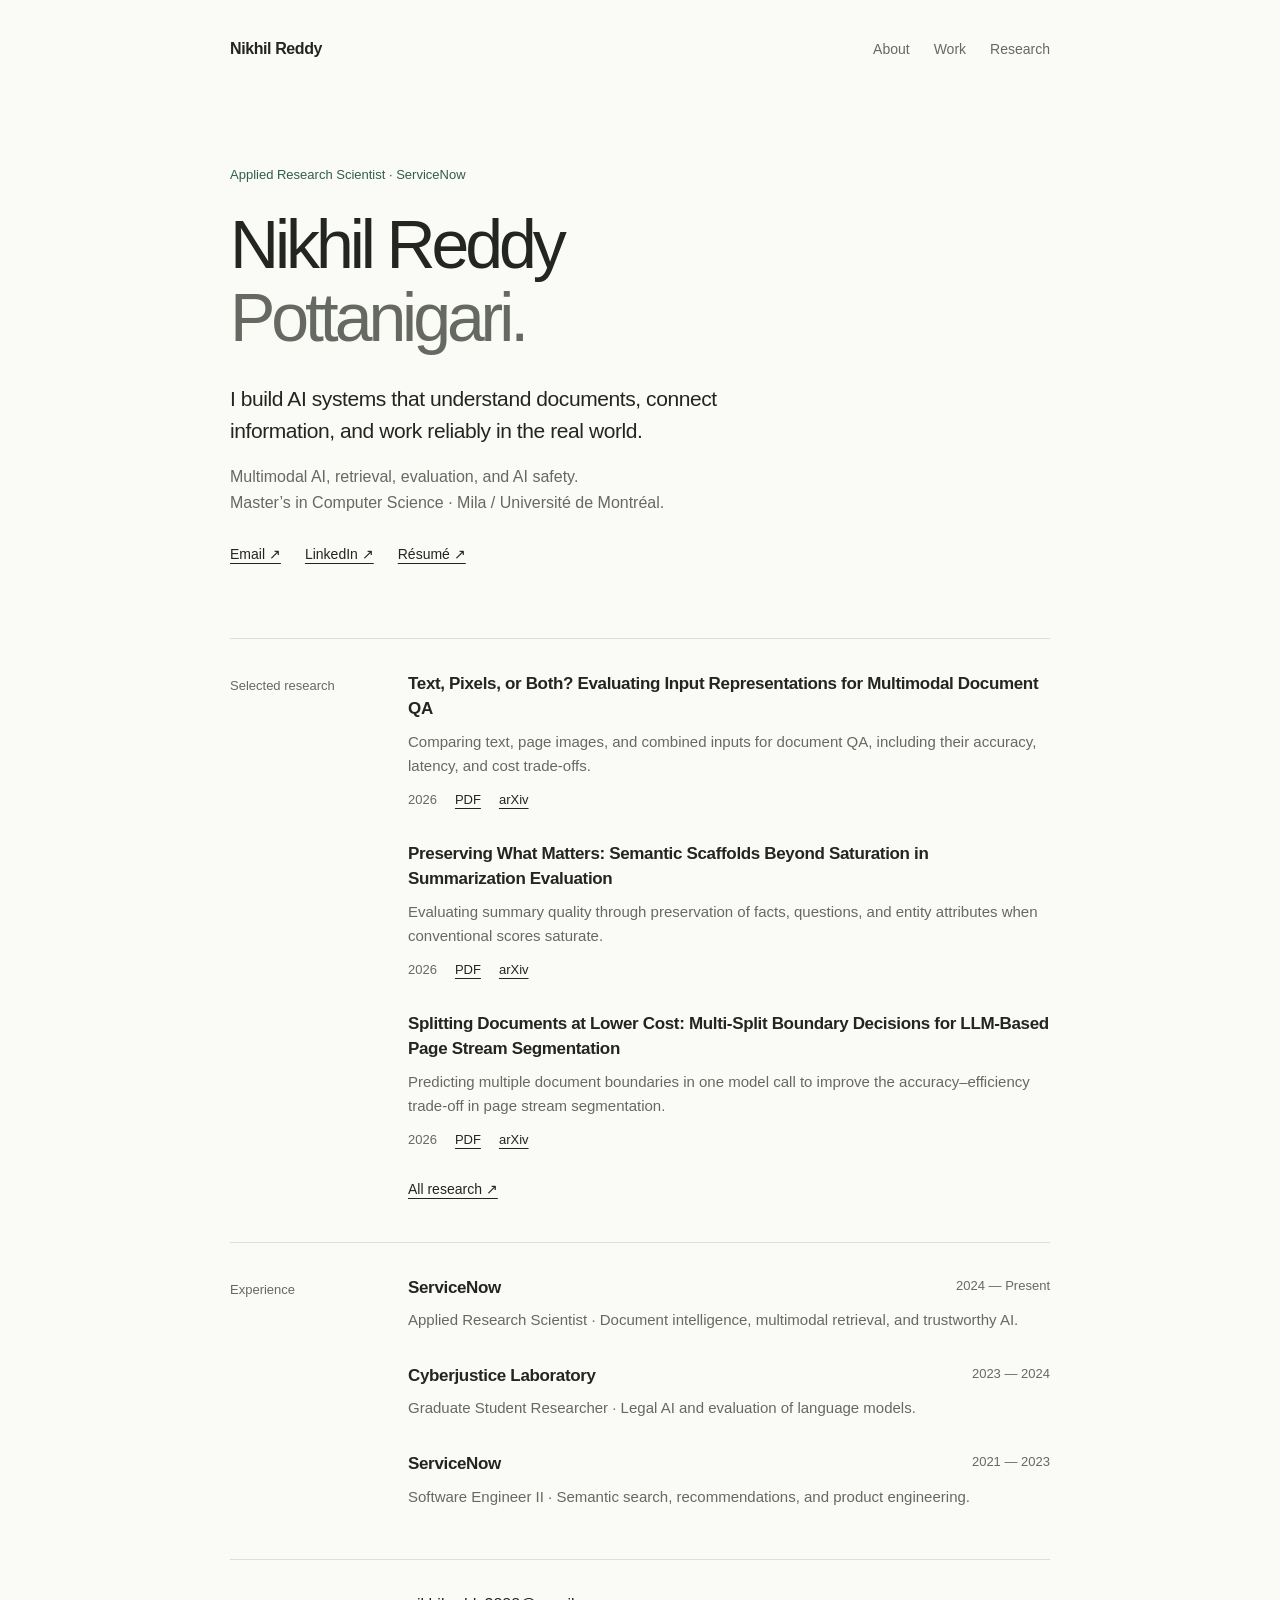
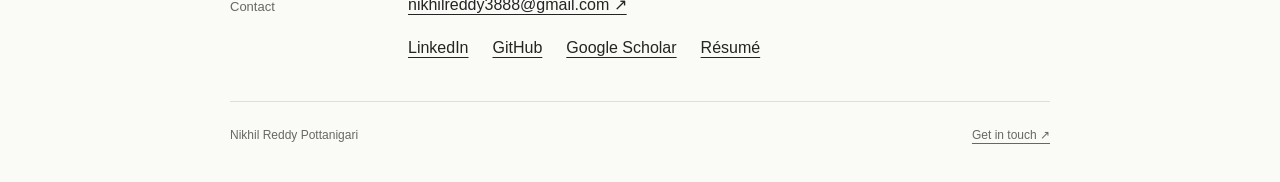
<file: index.html>
<!doctype html>
<html lang="en">
<head>
  <meta charset="utf-8">
  <meta name="viewport" content="width=device-width, initial-scale=1">
  <title>Nikhil Reddy Pottanigari — Applied AI Research</title>
  <meta name="description" content="Applied AI research at ServiceNow. Multimodal document intelligence, retrieval, evaluation, and AI safety.">
  <meta property="og:title" content="Nikhil Reddy Pottanigari — Applied AI Research">
  <meta property="og:description" content="Applied AI research at ServiceNow. Multimodal document intelligence, retrieval, evaluation, and AI safety.">
  <meta property="og:type" content="website">
  <link rel="canonical" href="https://nikhilreddy3888.github.io/">
  <link rel="icon" type="image/svg+xml" href="/favicon-n.svg">
  <link rel="stylesheet" href="/styles/main.css">
</head>
<body>
  <a class="skip-link" href="#main">Skip to content</a>
  <header class="site-header"><a class="brand" href="/">Nikhil Reddy</a><nav aria-label="Primary navigation"><a href="/about/">About</a><a href="/work/">Work</a><a href="/publications/">Research</a></nav></header>
  <main id="main"><div class="intro"><p class="eyebrow">Applied Research Scientist · ServiceNow</p><h1>Nikhil Reddy<br><span>Pottanigari.</span></h1><p class="summary">I build AI systems that understand documents, connect information, and work reliably in the real world.</p><p class="muted">Multimodal AI, retrieval, evaluation, and AI safety.<br>Master’s in Computer Science · Mila / Université de Montréal.</p><div class="links"><a href="mailto:nikhilreddy3888@gmail.com">Email ↗</a><a href="https://www.linkedin.com/in/pottanigari-nikhil-reddy/">LinkedIn ↗</a><a href="/public/COLM_Resume_2026.pdf">Résumé ↗</a></div></div><section id="publications"><h2>Selected research</h2><div><article><h3><a href="/publications/2609.22628/">Text, Pixels, or Both? Evaluating Input Representations for Multimodal Document QA</a></h3><p>Comparing text, page images, and combined inputs for document QA, including their accuracy, latency, and cost trade-offs.</p><div class="links"><span class="muted">2026</span><a href="/publications/2609.22628/paper.pdf">PDF</a><a href="https://arxiv.org/abs/2609.22628">arXiv</a></div></article><article><h3><a href="/publications/2609.22603/">Preserving What Matters: Semantic Scaffolds Beyond Saturation in Summarization Evaluation</a></h3><p>Evaluating summary quality through preservation of facts, questions, and entity attributes when conventional scores saturate.</p><div class="links"><span class="muted">2026</span><a href="/publications/2609.22603/paper.pdf">PDF</a><a href="https://arxiv.org/abs/2609.22603">arXiv</a></div></article><article><h3><a href="/publications/2609.22620/">Splitting Documents at Lower Cost: Multi-Split Boundary Decisions for LLM-Based Page Stream Segmentation</a></h3><p>Predicting multiple document boundaries in one model call to improve the accuracy–efficiency trade-off in page stream segmentation.</p><div class="links"><span class="muted">2026</span><a href="/publications/2609.22620/paper.pdf">PDF</a><a href="https://arxiv.org/abs/2609.22620">arXiv</a></div></article><p class="more"><a href="/publications/">All research ↗</a></p></div></section><section id="experience"><h2>Experience</h2><div><article><div class="row-heading"><h3>ServiceNow</h3><span>2024 — Present</span></div><p>Applied Research Scientist · Document intelligence, multimodal retrieval, and trustworthy AI.</p></article>
<article><div class="row-heading"><h3>Cyberjustice Laboratory</h3><span>2023 — 2024</span></div><p>Graduate Student Researcher · Legal AI and evaluation of language models.</p></article>
<article><div class="row-heading"><h3>ServiceNow</h3><span>2021 — 2023</span></div><p>Software Engineer II · Semantic search, recommendations, and product engineering.</p></article></div></section><section id="contact"><h2>Contact</h2><div><p><a href="mailto:nikhilreddy3888@gmail.com">nikhilreddy3888@gmail.com ↗</a></p><div class="links"><a href="https://www.linkedin.com/in/pottanigari-nikhil-reddy/">LinkedIn</a><a href="https://github.com/nikhilreddy3888">GitHub</a><a href="https://scholar.google.com/citations?user=vLbQuAUAAAAJ&amp;hl=en">Google Scholar</a><a href="/public/COLM_Resume_2026.pdf">Résumé</a></div></div></section></main>
  <footer><span>Nikhil Reddy Pottanigari</span><a href="mailto:nikhilreddy3888@gmail.com">Get in touch ↗</a></footer>
</body>
</html>
</file>
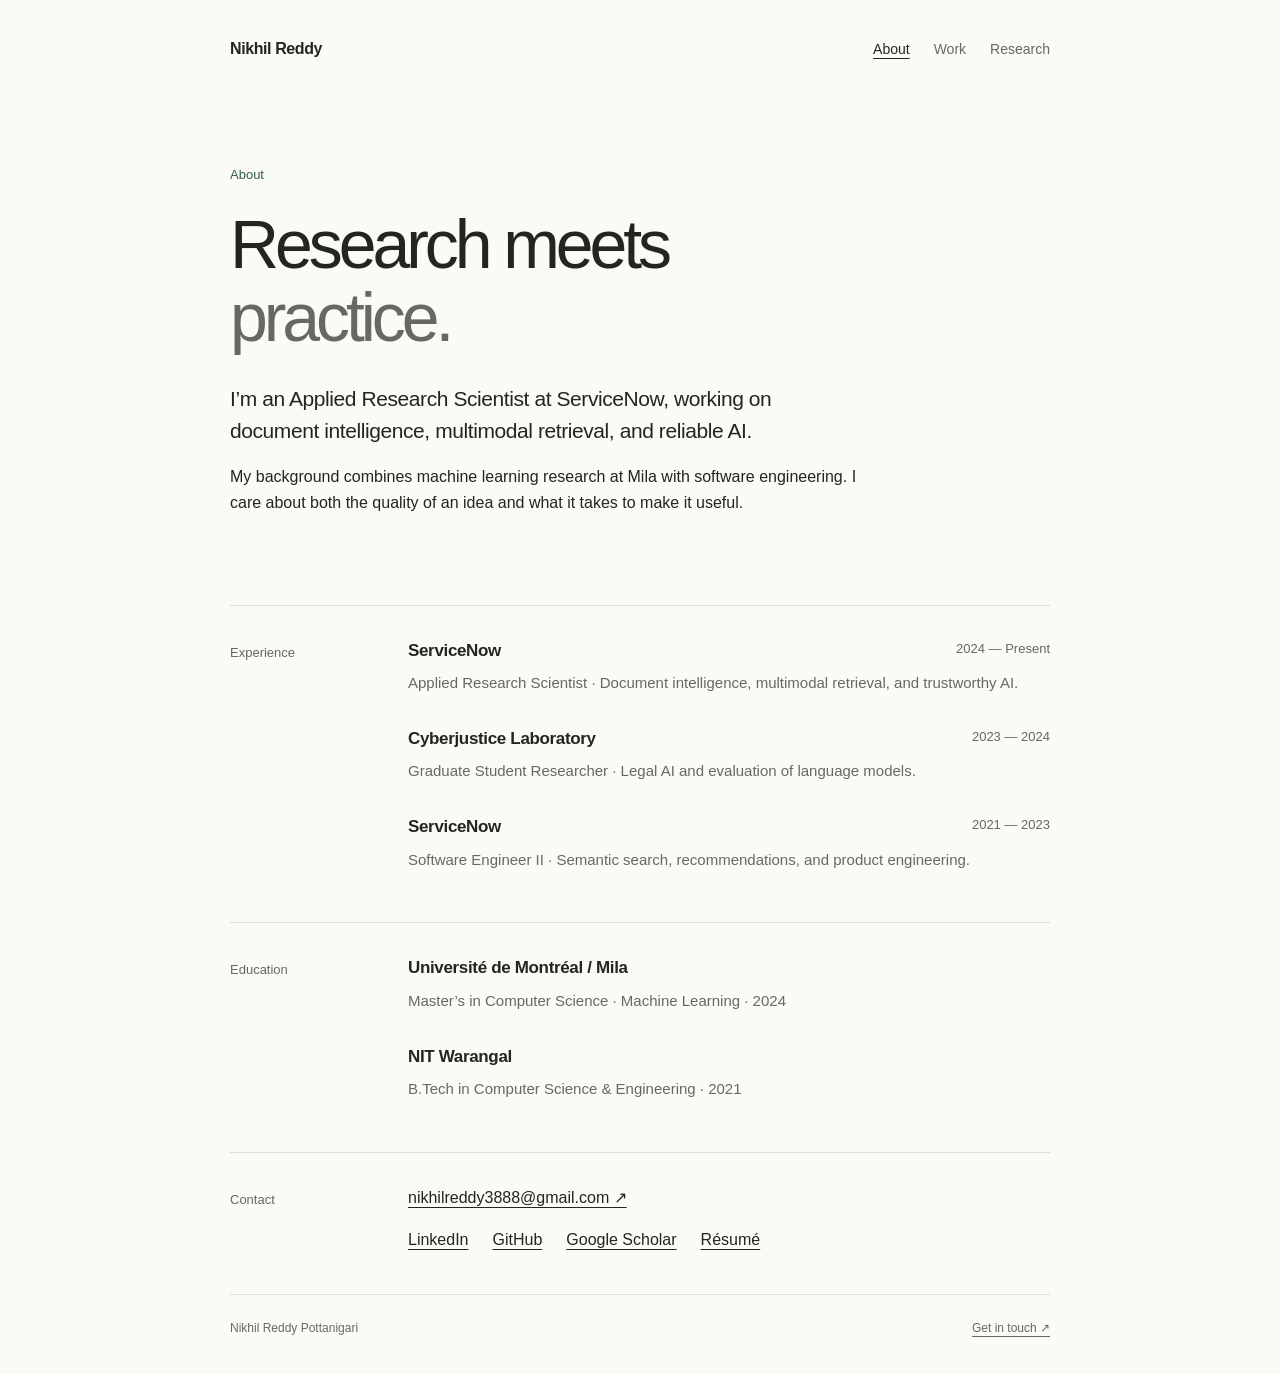
<file: about/index.html>
<!doctype html>
<html lang="en">
<head>
  <meta charset="utf-8">
  <meta name="viewport" content="width=device-width, initial-scale=1">
  <title>About — Nikhil Reddy Pottanigari</title>
  <meta name="description" content="Research and engineering background of Nikhil Reddy Pottanigari.">
  <meta property="og:title" content="About — Nikhil Reddy Pottanigari">
  <meta property="og:description" content="Research and engineering background of Nikhil Reddy Pottanigari.">
  <meta property="og:type" content="website">
  <link rel="canonical" href="https://nikhilreddy3888.github.io/about/">
  <link rel="icon" type="image/svg+xml" href="/favicon-n.svg">
  <link rel="stylesheet" href="/styles/main.css">
</head>
<body>
  <a class="skip-link" href="#main">Skip to content</a>
  <header class="site-header"><a class="brand" href="/">Nikhil Reddy</a><nav aria-label="Primary navigation"><a href="/about/" aria-current="page">About</a><a href="/work/">Work</a><a href="/publications/">Research</a></nav></header>
  <main id="main"><div class="intro"><p class="eyebrow">About</p><h1>Research meets<br><span>practice.</span></h1><p class="summary">I’m an Applied Research Scientist at ServiceNow, working on document intelligence, multimodal retrieval, and reliable AI.</p><p>My background combines machine learning research at Mila with software engineering. I care about both the quality of an idea and what it takes to make it useful.</p></div><section><h2>Experience</h2><div><article><div class="row-heading"><h3>ServiceNow</h3><span>2024 — Present</span></div><p>Applied Research Scientist · Document intelligence, multimodal retrieval, and trustworthy AI.</p></article>
<article><div class="row-heading"><h3>Cyberjustice Laboratory</h3><span>2023 — 2024</span></div><p>Graduate Student Researcher · Legal AI and evaluation of language models.</p></article>
<article><div class="row-heading"><h3>ServiceNow</h3><span>2021 — 2023</span></div><p>Software Engineer II · Semantic search, recommendations, and product engineering.</p></article></div></section><section><h2>Education</h2><div><article><h3>Université de Montréal / Mila</h3><p>Master’s in Computer Science · Machine Learning · 2024</p></article><article><h3>NIT Warangal</h3><p>B.Tech in Computer Science &amp; Engineering · 2021</p></article></div></section><section><h2>Contact</h2><div><p><a href="mailto:nikhilreddy3888@gmail.com">nikhilreddy3888@gmail.com ↗</a></p><div class="links"><a href="https://www.linkedin.com/in/pottanigari-nikhil-reddy/">LinkedIn</a><a href="https://github.com/nikhilreddy3888">GitHub</a><a href="https://scholar.google.com/citations?user=vLbQuAUAAAAJ&amp;hl=en">Google Scholar</a><a href="/public/COLM_Resume_2026.pdf">Résumé</a></div></div></section></main>
  <footer><span>Nikhil Reddy Pottanigari</span><a href="mailto:nikhilreddy3888@gmail.com">Get in touch ↗</a></footer>
</body>
</html>
</file>
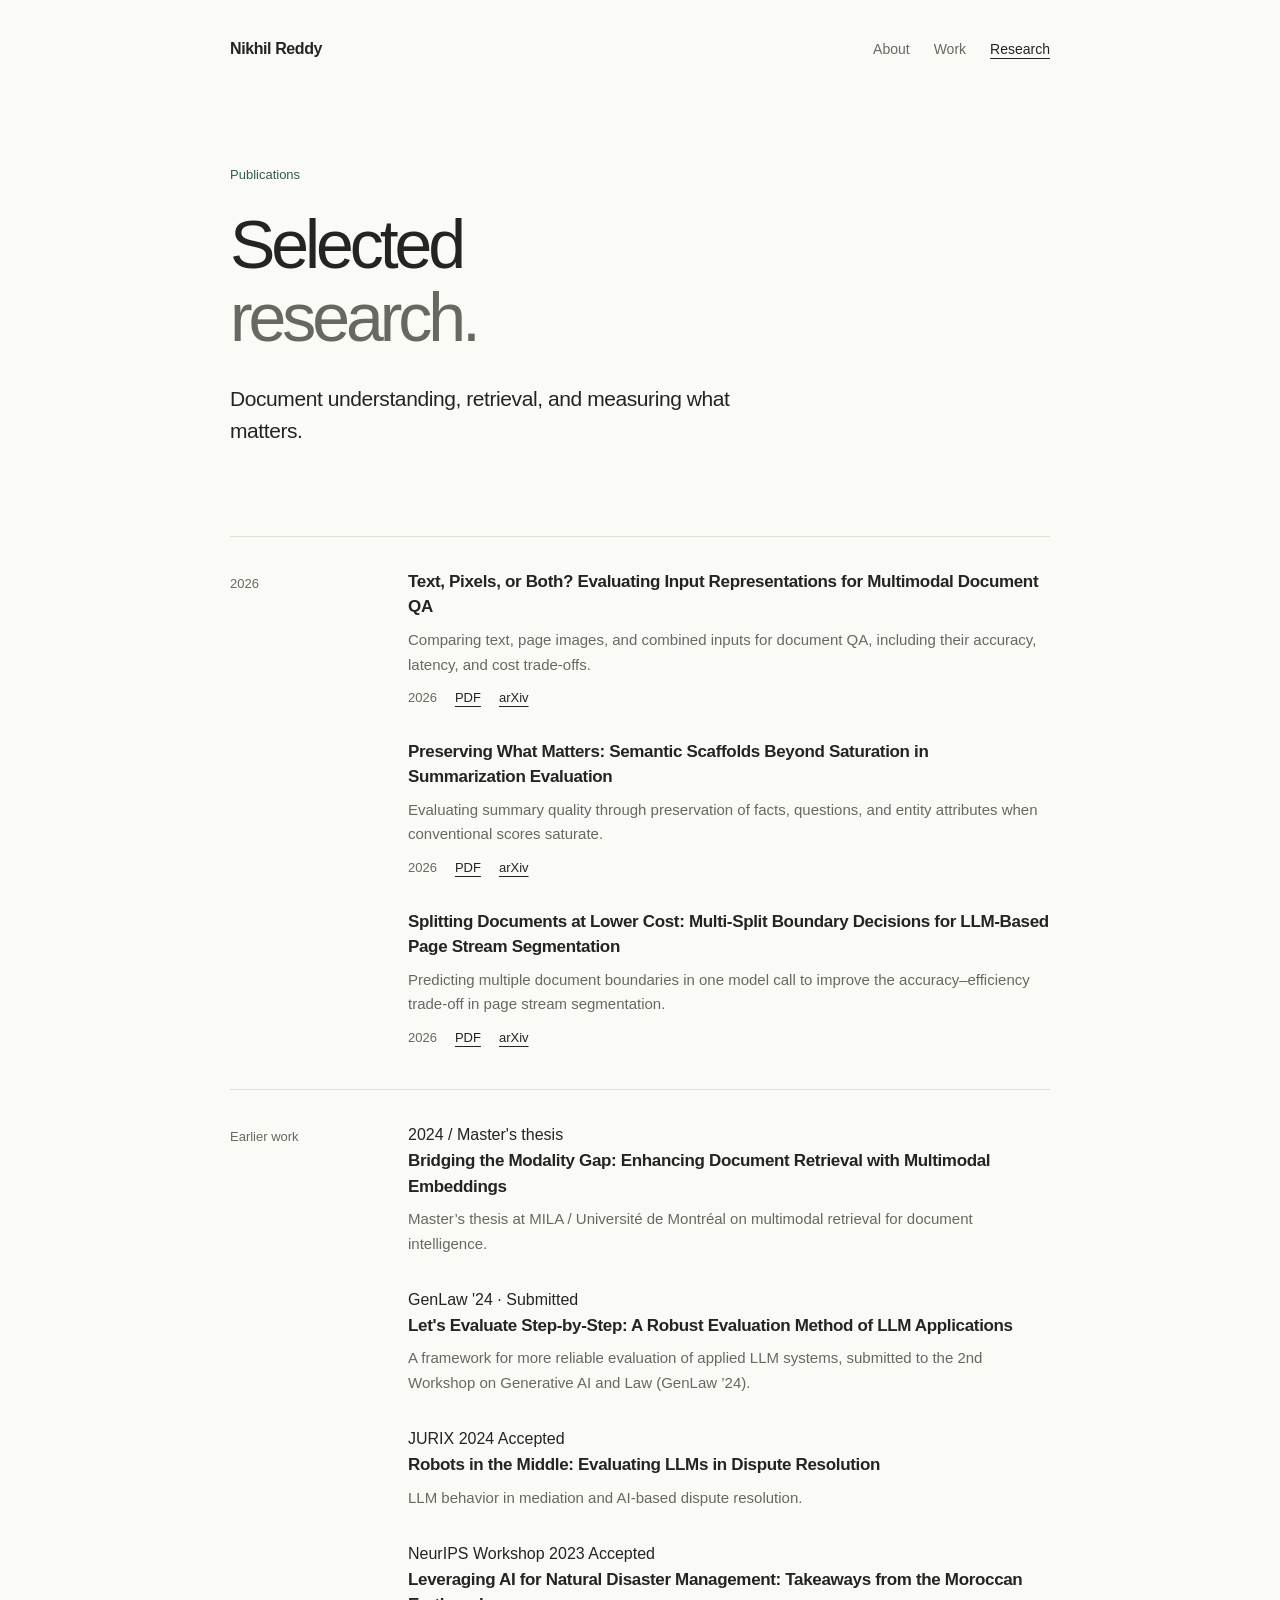
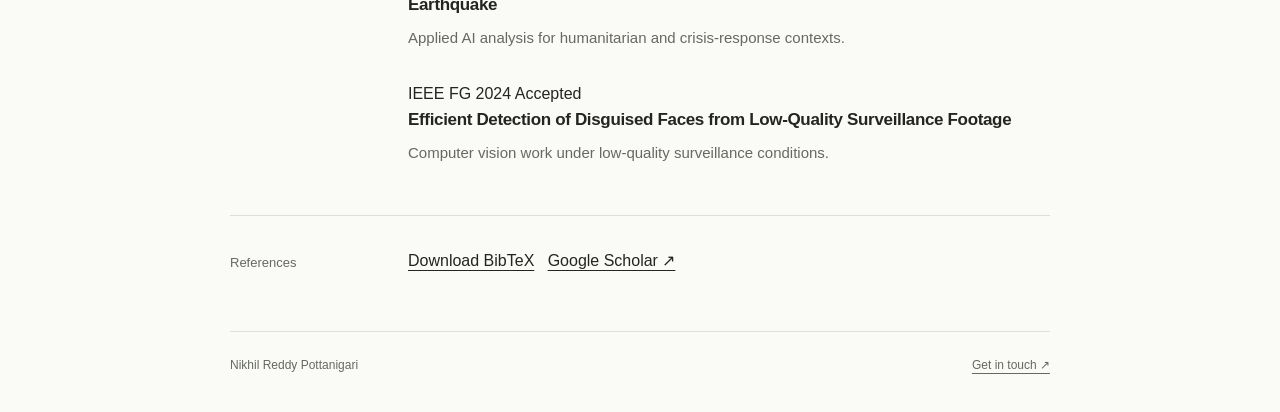
<file: publications/index.html>
<!doctype html>
<html lang="en">
<head>
  <meta charset="utf-8">
  <meta name="viewport" content="width=device-width, initial-scale=1">
  <title>Research — Nikhil Reddy Pottanigari</title>
  <meta name="description" content="Selected publications on document AI, retrieval, and evaluation.">
  <meta property="og:title" content="Research — Nikhil Reddy Pottanigari">
  <meta property="og:description" content="Selected publications on document AI, retrieval, and evaluation.">
  <meta property="og:type" content="website">
  <link rel="canonical" href="https://nikhilreddy3888.github.io/publications/">
  <link rel="icon" type="image/svg+xml" href="/favicon-n.svg">
  <link rel="stylesheet" href="/styles/main.css">
</head>
<body>
  <a class="skip-link" href="#main">Skip to content</a>
  <header class="site-header"><a class="brand" href="/">Nikhil Reddy</a><nav aria-label="Primary navigation"><a href="/about/">About</a><a href="/work/">Work</a><a href="/publications/" aria-current="page">Research</a></nav></header>
  <main id="main"><div class="intro"><p class="eyebrow">Publications</p><h1>Selected<br><span>research.</span></h1><p class="summary">Document understanding, retrieval, and measuring what matters.</p></div><section><h2>2026</h2><div><article><h3><a href="/publications/2609.22628/">Text, Pixels, or Both? Evaluating Input Representations for Multimodal Document QA</a></h3><p>Comparing text, page images, and combined inputs for document QA, including their accuracy, latency, and cost trade-offs.</p><div class="links"><span class="muted">2026</span><a href="/publications/2609.22628/paper.pdf">PDF</a><a href="https://arxiv.org/abs/2609.22628">arXiv</a></div></article><article><h3><a href="/publications/2609.22603/">Preserving What Matters: Semantic Scaffolds Beyond Saturation in Summarization Evaluation</a></h3><p>Evaluating summary quality through preservation of facts, questions, and entity attributes when conventional scores saturate.</p><div class="links"><span class="muted">2026</span><a href="/publications/2609.22603/paper.pdf">PDF</a><a href="https://arxiv.org/abs/2609.22603">arXiv</a></div></article><article><h3><a href="/publications/2609.22620/">Splitting Documents at Lower Cost: Multi-Split Boundary Decisions for LLM-Based Page Stream Segmentation</a></h3><p>Predicting multiple document boundaries in one model call to improve the accuracy–efficiency trade-off in page stream segmentation.</p><div class="links"><span class="muted">2026</span><a href="/publications/2609.22620/paper.pdf">PDF</a><a href="https://arxiv.org/abs/2609.22620">arXiv</a></div></article></div></section><section><h2>Earlier work</h2><div>
    <article><span>2024 / Master's thesis</span><h3>Bridging the Modality Gap: Enhancing Document Retrieval with Multimodal Embeddings</h3><p>Master’s thesis at MILA / Université de Montréal on multimodal retrieval for document intelligence.</p></article>
    <article><span>GenLaw '24 · Submitted</span><h3>Let's Evaluate Step-by-Step: A Robust Evaluation Method of LLM Applications</h3><p>A framework for more reliable evaluation of applied LLM systems, submitted to the 2nd Workshop on Generative AI and Law (GenLaw ’24).</p></article>
    <article><span>JURIX 2024 Accepted</span><h3>Robots in the Middle: Evaluating LLMs in Dispute Resolution</h3><p>LLM behavior in mediation and AI-based dispute resolution.</p></article>
    <article><span>NeurIPS Workshop 2023 Accepted</span><h3>Leveraging AI for Natural Disaster Management: Takeaways from the Moroccan Earthquake</h3><p>Applied AI analysis for humanitarian and crisis-response contexts.</p></article>
    <article><span>IEEE FG 2024 Accepted</span><h3>Efficient Detection of Disguised Faces from Low-Quality Surveillance Footage</h3><p>Computer vision work under low-quality surveillance conditions.</p></article>
  </div></section><section><h2>References</h2><div><p><a href="/publications/publications.bib" download>Download BibTeX</a> &nbsp; <a href="https://scholar.google.com/citations?user=vLbQuAUAAAAJ&amp;hl=en">Google Scholar ↗</a></p></div></section></main>
  <footer><span>Nikhil Reddy Pottanigari</span><a href="mailto:nikhilreddy3888@gmail.com">Get in touch ↗</a></footer>
</body>
</html>
</file>
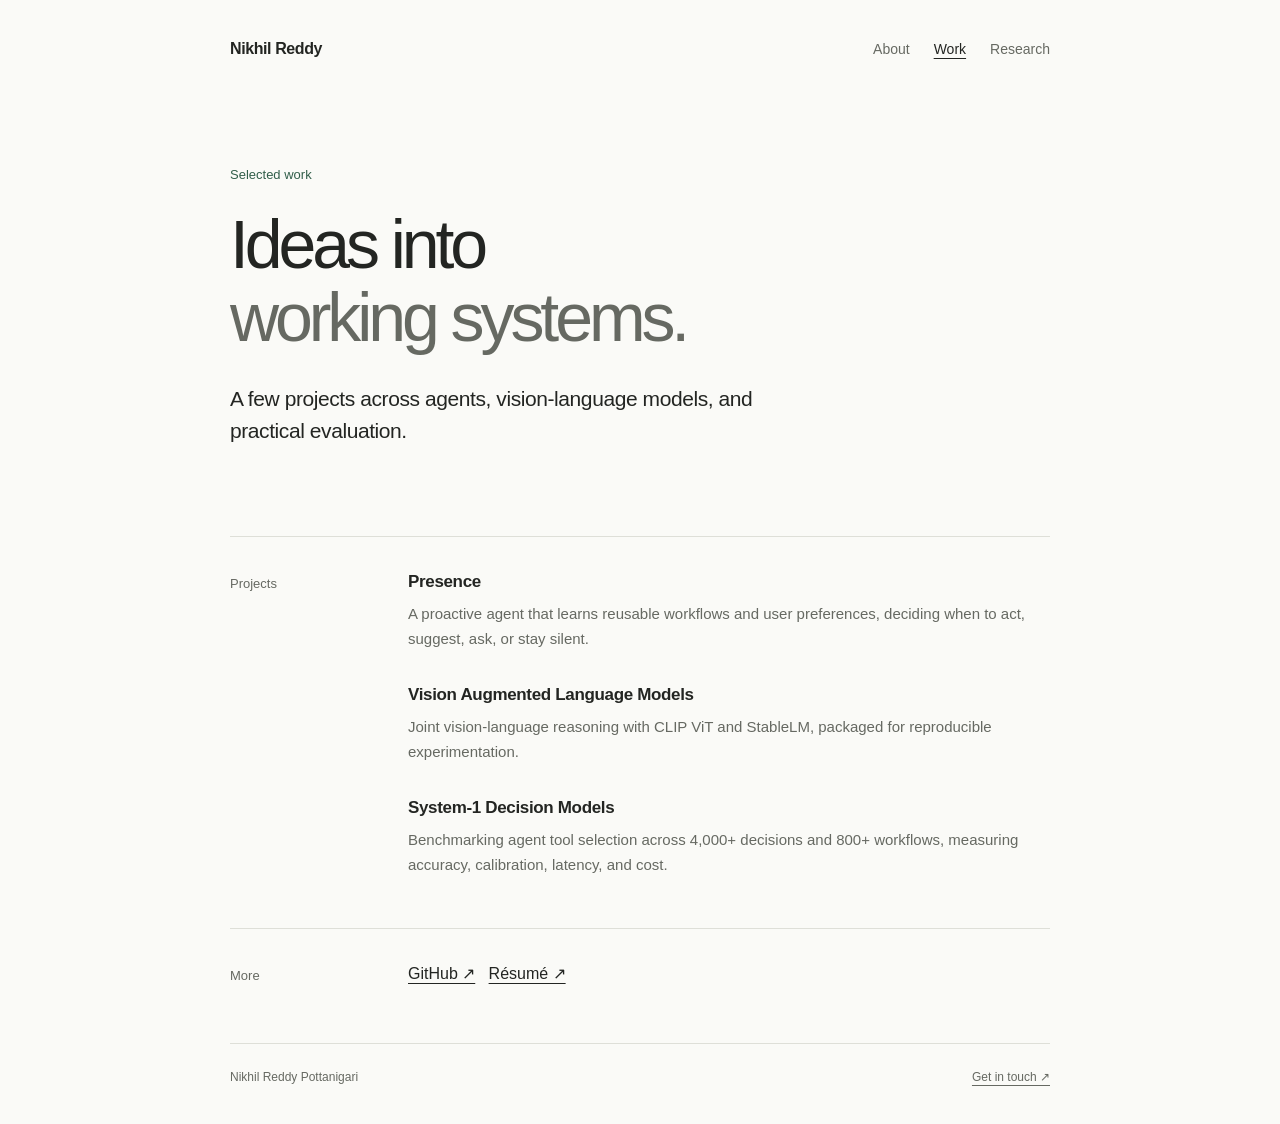
<file: work/index.html>
<!doctype html>
<html lang="en">
<head>
  <meta charset="utf-8">
  <meta name="viewport" content="width=device-width, initial-scale=1">
  <title>Work — Nikhil Reddy Pottanigari</title>
  <meta name="description" content="Selected projects in agents, multimodal AI, and model evaluation.">
  <meta property="og:title" content="Work — Nikhil Reddy Pottanigari">
  <meta property="og:description" content="Selected projects in agents, multimodal AI, and model evaluation.">
  <meta property="og:type" content="website">
  <link rel="canonical" href="https://nikhilreddy3888.github.io/work/">
  <link rel="icon" type="image/svg+xml" href="/favicon-n.svg">
  <link rel="stylesheet" href="/styles/main.css">
</head>
<body>
  <a class="skip-link" href="#main">Skip to content</a>
  <header class="site-header"><a class="brand" href="/">Nikhil Reddy</a><nav aria-label="Primary navigation"><a href="/about/">About</a><a href="/work/" aria-current="page">Work</a><a href="/publications/">Research</a></nav></header>
  <main id="main"><div class="intro"><p class="eyebrow">Selected work</p><h1>Ideas into<br><span>working systems.</span></h1><p class="summary">A few projects across agents, vision-language models, and practical evaluation.</p></div><section><h2>Projects</h2><div><article><h3>Presence</h3><p>A proactive agent that learns reusable workflows and user preferences, deciding when to act, suggest, ask, or stay silent.</p></article><article><h3>Vision Augmented Language Models</h3><p>Joint vision-language reasoning with CLIP ViT and StableLM, packaged for reproducible experimentation.</p></article><article><h3>System-1 Decision Models</h3><p>Benchmarking agent tool selection across 4,000+ decisions and 800+ workflows, measuring accuracy, calibration, latency, and cost.</p></article></div></section><section><h2>More</h2><div><p><a href="https://github.com/nikhilreddy3888">GitHub ↗</a> &nbsp; <a href="/public/COLM_Resume_2026.pdf">Résumé ↗</a></p></div></section></main>
  <footer><span>Nikhil Reddy Pottanigari</span><a href="mailto:nikhilreddy3888@gmail.com">Get in touch ↗</a></footer>
</body>
</html>
</file>
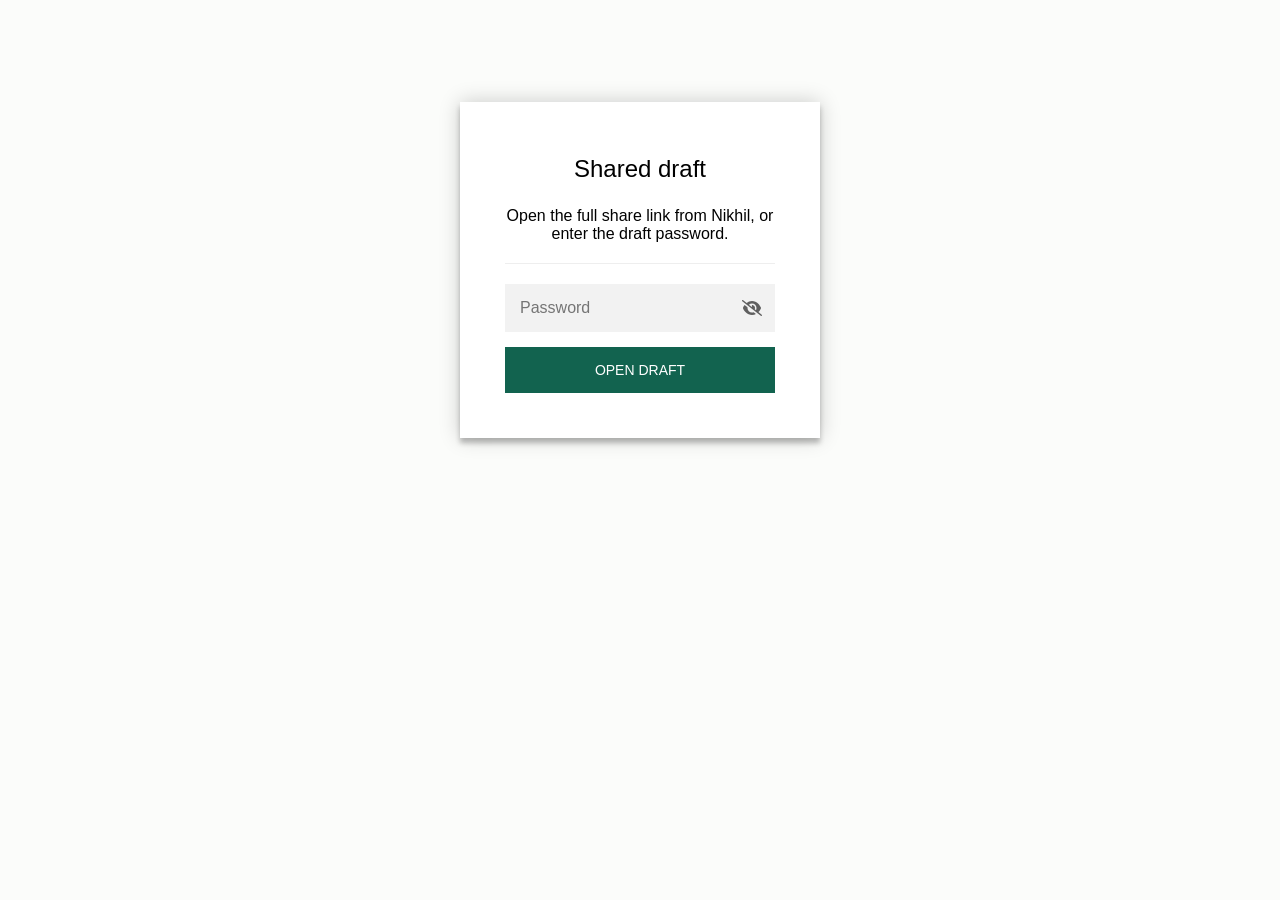
<file: previews/system-one-76f88f0e4550c9d3298573dd/index.html>
<!DOCTYPE html>
<html class="staticrypt-html">
    <head><meta name="robots" content="noindex,nofollow,noarchive" /><meta name="referrer" content="no-referrer" />
        <meta charset="utf-8" />
        <title>Shared draft</title>
        <meta name="viewport" content="width=device-width, initial-scale=1" />

        <!-- do not cache this page -->
        <meta http-equiv="cache-control" content="max-age=0" />
        <meta http-equiv="cache-control" content="no-cache" />
        <meta http-equiv="expires" content="0" />
        <meta http-equiv="expires" content="Tue, 01 Jan 1980 1:00:00 GMT" />
        <meta http-equiv="pragma" content="no-cache" />

        <style>
            .staticrypt-hr {
                margin-top: 20px;
                margin-bottom: 20px;
                border: 0;
                border-top: 1px solid #eee;
            }

            .staticrypt-page {
                width: 360px;
                padding: 8% 0 0;
                margin: auto;
                box-sizing: border-box;
            }

            .staticrypt-form {
                position: relative;
                z-index: 1;
                background: #ffffff;
                max-width: 360px;
                margin: 0 auto 100px;
                padding: 45px;
                text-align: center;
                box-shadow: 0 0 20px 0 rgba(0, 0, 0, 0.2), 0 5px 5px 0 rgba(0, 0, 0, 0.24);
            }

            .staticrypt-form input[type="password"],
            input[type="text"] {
                background: inherit;
                border: 0;
                box-sizing: border-box; /* This ensures padding is included in the total width */
                font-size: 14px;
                outline: 0;
                padding: 15px 30px 15px 15px; /* Adjust the padding to ensure there is space for the icon */
                width: 100%;
            }

            .staticrypt-password-container {
                position: relative;
                outline: 0;
                background: #f2f2f2;
                width: 100%;
                border: 0;
                margin: 0 0 15px;
                box-sizing: border-box;
            }

            .staticrypt-toggle-password-visibility {
                cursor: pointer;
                height: 20px;
                opacity: 60%;
                padding: 13px;
                position: absolute;
                right: 0;
                top: 50%;
                transform: translateY(-50%);
                width: 20px;
            }

            .staticrypt-form .staticrypt-decrypt-button {
                text-transform: uppercase;
                outline: 0;
                background: #12634f;
                width: 100%;
                border: 0;
                padding: 15px;
                color: #ffffff;
                font-size: 14px;
                cursor: pointer;
            }

            .staticrypt-form .staticrypt-decrypt-button:hover,
            .staticrypt-form .staticrypt-decrypt-button:active,
            .staticrypt-form .staticrypt-decrypt-button:focus {
                background: #12634f;
                filter: brightness(92%);
            }

            .staticrypt-html {
                height: 100%;
            }

            .staticrypt-body {
                height: 100%;
                margin: 0;
            }

            .staticrypt-content {
                height: 100%;
                margin-bottom: 1em;
                background: #fbfcfa;
                font-family: "Arial", sans-serif;
                -webkit-font-smoothing: antialiased;
                -moz-osx-font-smoothing: grayscale;
            }

            .staticrypt-instructions {
                margin-top: -1em;
                margin-bottom: 1em;
            }

            .staticrypt-title {
                font-size: 1.5em;
            }

            label.staticrypt-remember {
                display: flex;
                align-items: center;
                margin-bottom: 1em;
            }

            .staticrypt-remember input[type="checkbox"] {
                transform: scale(1.5);
                margin-right: 1em;
            }

            .hidden {
                display: none !important;
            }

            .staticrypt-spinner-container {
                height: 100%;
                display: flex;
                align-items: center;
                justify-content: center;
            }

            .staticrypt-spinner {
                display: inline-block;
                width: 2rem;
                height: 2rem;
                vertical-align: text-bottom;
                border: 0.25em solid gray;
                border-right-color: transparent;
                border-radius: 50%;
                -webkit-animation: spinner-border 0.75s linear infinite;
                animation: spinner-border 0.75s linear infinite;
                animation-duration: 0.75s;
                animation-timing-function: linear;
                animation-delay: 0s;
                animation-iteration-count: infinite;
                animation-direction: normal;
                animation-fill-mode: none;
                animation-play-state: running;
                animation-name: spinner-border;
            }

            @keyframes spinner-border {
                100% {
                    transform: rotate(360deg);
                }
            }

            @media screen and (-webkit-min-device-pixel-ratio: 0) {
                .staticrypt-form input[type="password"],
                input[type="text"] {
                    font-size: 16px;
                }
            }
        </style>
    </head>

    <body class="staticrypt-body">
        <div id="staticrypt_loading" class="staticrypt-spinner-container">
            <div class="staticrypt-spinner"></div>
        </div>

        <div id="staticrypt_content" class="staticrypt-content hidden">
            <div class="staticrypt-page">
                <div class="staticrypt-form">
                    <div class="staticrypt-instructions">
                        <p class="staticrypt-title">Shared draft</p>
                        <p>Open the full share link from Nikhil, or enter the draft password.</p>
                    </div>

                    <hr class="staticrypt-hr" />

                    <form id="staticrypt-form" action="#" method="post">
                        <div class="staticrypt-password-container">
                            <input
                                id="staticrypt-password"
                                type="password"
                                name="password"
                                placeholder="Password"
                                autofocus
                            />

                            <img
                                class="staticrypt-toggle-password-visibility"
                                alt="Show password"
                                title="Show password"
                                src="[data-uri]"
                            />
                        </div>

                        <label id="staticrypt-remember-label" class="staticrypt-remember hidden">
                            <input id="staticrypt-remember" type="checkbox" name="remember" />
                            Remember me
                        </label>

                        <input type="submit" class="staticrypt-decrypt-button" value="Open draft" />
                    </form>
                </div>
            </div>
        </div>

        <script>
            // these variables will be filled when generating the file - the template format is 'variable_name'
            const staticryptInitiator = ((function(){
  const exports = {};
  const cryptoEngine = ((function(){
  const exports = {};
  const { subtle } = crypto;

const IV_BITS = 16 * 8;
const HEX_BITS = 4;
const ENCRYPTION_ALGO = "AES-CBC";

/**
 * Translates between utf8 encoded hexadecimal strings
 * and Uint8Array bytes.
 */
const HexEncoder = {
    /**
     * hex string -> bytes
     * @param {string} hexString
     * @returns {Uint8Array}
     */
    parse: function (hexString) {
        if (hexString.length % 2 !== 0) throw "Invalid hexString";
        const arrayBuffer = new Uint8Array(hexString.length / 2);

        for (let i = 0; i < hexString.length; i += 2) {
            const byteValue = parseInt(hexString.substring(i, i + 2), 16);
            if (isNaN(byteValue)) {
                throw "Invalid hexString";
            }
            arrayBuffer[i / 2] = byteValue;
        }
        return arrayBuffer;
    },

    /**
     * bytes -> hex string
     * @param {Uint8Array} bytes
     * @returns {string}
     */
    stringify: function (bytes) {
        const hexBytes = [];

        for (let i = 0; i < bytes.length; ++i) {
            let byteString = bytes[i].toString(16);
            if (byteString.length < 2) {
                byteString = "0" + byteString;
            }
            hexBytes.push(byteString);
        }
        return hexBytes.join("");
    },
};

/**
 * Translates between utf8 strings and Uint8Array bytes.
 */
const UTF8Encoder = {
    parse: function (str) {
        return new TextEncoder().encode(str);
    },

    stringify: function (bytes) {
        return new TextDecoder().decode(bytes);
    },
};

/**
 * Salt and encrypt a msg with a password.
 */
async function encrypt(msg, hashedPassword) {
    // Must be 16 bytes, unpredictable, and preferably cryptographically random. However, it need not be secret.
    // https://developer.mozilla.org/en-US/docs/Web/API/SubtleCrypto/encrypt#parameters
    const iv = crypto.getRandomValues(new Uint8Array(IV_BITS / 8));

    const key = await subtle.importKey("raw", HexEncoder.parse(hashedPassword), ENCRYPTION_ALGO, false, ["encrypt"]);

    const encrypted = await subtle.encrypt(
        {
            name: ENCRYPTION_ALGO,
            iv: iv,
        },
        key,
        UTF8Encoder.parse(msg)
    );

    // iv will be 32 hex characters, we prepend it to the ciphertext for use in decryption
    return HexEncoder.stringify(iv) + HexEncoder.stringify(new Uint8Array(encrypted));
}
exports.encrypt = encrypt;

/**
 * Decrypt a salted msg using a password.
 *
 * @param {string} encryptedMsg
 * @param {string} hashedPassword
 * @returns {Promise<string>}
 */
async function decrypt(encryptedMsg, hashedPassword) {
    const ivLength = IV_BITS / HEX_BITS;
    const iv = HexEncoder.parse(encryptedMsg.substring(0, ivLength));
    const encrypted = encryptedMsg.substring(ivLength);

    const key = await subtle.importKey("raw", HexEncoder.parse(hashedPassword), ENCRYPTION_ALGO, false, ["decrypt"]);

    const outBuffer = await subtle.decrypt(
        {
            name: ENCRYPTION_ALGO,
            iv: iv,
        },
        key,
        HexEncoder.parse(encrypted)
    );

    return UTF8Encoder.stringify(new Uint8Array(outBuffer));
}
exports.decrypt = decrypt;

/**
 * Salt and hash the password so it can be stored in localStorage without opening a password reuse vulnerability.
 *
 * @param {string} password
 * @param {string} salt
 * @returns {Promise<string>}
 */
async function hashPassword(password, salt) {
    // we hash the password in multiple steps, each adding more iterations. This is because we used to allow less
    // iterations, so for backward compatibility reasons, we need to support going from that to more iterations.
    let hashedPassword = await hashLegacyRound(password, salt);

    hashedPassword = await hashSecondRound(hashedPassword, salt);

    return hashThirdRound(hashedPassword, salt);
}
exports.hashPassword = hashPassword;

/**
 * This hashes the password with 1k iterations. This is a low number, we need this function to support backwards
 * compatibility.
 *
 * @param {string} password
 * @param {string} salt
 * @returns {Promise<string>}
 */
function hashLegacyRound(password, salt) {
    return pbkdf2(password, salt, 1000, "SHA-1");
}
exports.hashLegacyRound = hashLegacyRound;

/**
 * Add a second round of iterations. This is because we used to use 1k, so for backwards compatibility with
 * remember-me/autodecrypt links, we need to support going from that to more iterations.
 *
 * @param hashedPassword
 * @param salt
 * @returns {Promise<string>}
 */
function hashSecondRound(hashedPassword, salt) {
    return pbkdf2(hashedPassword, salt, 14000, "SHA-256");
}
exports.hashSecondRound = hashSecondRound;

/**
 * Add a third round of iterations to bring total number to 600k. This is because we used to use 1k, then 15k, so for
 * backwards compatibility with remember-me/autodecrypt links, we need to support going from that to more iterations.
 *
 * @param hashedPassword
 * @param salt
 * @returns {Promise<string>}
 */
function hashThirdRound(hashedPassword, salt) {
    return pbkdf2(hashedPassword, salt, 585000, "SHA-256");
}
exports.hashThirdRound = hashThirdRound;

/**
 * Salt and hash the password so it can be stored in localStorage without opening a password reuse vulnerability.
 *
 * @param {string} password
 * @param {string} salt
 * @param {int} iterations
 * @param {string} hashAlgorithm
 * @returns {Promise<string>}
 */
async function pbkdf2(password, salt, iterations, hashAlgorithm) {
    const key = await subtle.importKey("raw", UTF8Encoder.parse(password), "PBKDF2", false, ["deriveBits"]);

    const keyBytes = await subtle.deriveBits(
        {
            name: "PBKDF2",
            hash: hashAlgorithm,
            iterations,
            salt: UTF8Encoder.parse(salt),
        },
        key,
        256
    );

    return HexEncoder.stringify(new Uint8Array(keyBytes));
}

function generateRandomSalt() {
    const bytes = crypto.getRandomValues(new Uint8Array(128 / 8));

    return HexEncoder.stringify(new Uint8Array(bytes));
}
exports.generateRandomSalt = generateRandomSalt;

async function signMessage(hashedPassword, message) {
    const key = await subtle.importKey(
        "raw",
        HexEncoder.parse(hashedPassword),
        {
            name: "HMAC",
            hash: "SHA-256",
        },
        false,
        ["sign"]
    );
    const signature = await subtle.sign("HMAC", key, UTF8Encoder.parse(message));

    return HexEncoder.stringify(new Uint8Array(signature));
}
exports.signMessage = signMessage;

function getRandomAlphanum() {
    const possibleCharacters = "abcdefghijklmnopqrstuvwxyzABCDEFGHIJKLMNOPQRSTUVWXYZ0123456789";

    let byteArray;
    let parsedInt;

    // Keep generating new random bytes until we get a value that falls
    // within a range that can be evenly divided by possibleCharacters.length
    do {
        byteArray = crypto.getRandomValues(new Uint8Array(1));
        // extract the lowest byte to get an int from 0 to 255 (probably unnecessary, since we're only generating 1 byte)
        parsedInt = byteArray[0] & 0xff;
    } while (parsedInt >= 256 - (256 % possibleCharacters.length));

    // Take the modulo of the parsed integer to get a random number between 0 and totalLength - 1
    const randomIndex = parsedInt % possibleCharacters.length;

    return possibleCharacters[randomIndex];
}

/**
 * Generate a random string of a given length.
 *
 * @param {int} length
 * @returns {string}
 */
function generateRandomString(length) {
    let randomString = "";

    for (let i = 0; i < length; i++) {
        randomString += getRandomAlphanum();
    }

    return randomString;
}
exports.generateRandomString = generateRandomString;

  return exports;
})());
const codec = ((function(){
  const exports = {};
  /**
 * Initialize the codec with the provided cryptoEngine - this return functions to encode and decode messages.
 *
 * @param cryptoEngine - the engine to use for encryption / decryption
 */
function init(cryptoEngine) {
    const exports = {};

    /**
     * Top-level function for encoding a message.
     * Includes password hashing, encryption, and signing.
     *
     * @param {string} msg
     * @param {string} password
     * @param {string} salt
     *
     * @returns {string} The encoded text
     */
    async function encode(msg, password, salt) {
        const hashedPassword = await cryptoEngine.hashPassword(password, salt);

        const encrypted = await cryptoEngine.encrypt(msg, hashedPassword);

        // we use the hashed password in the HMAC because this is effectively what will be used a password (so we can store
        // it in localStorage safely, we don't use the clear text password)
        const hmac = await cryptoEngine.signMessage(hashedPassword, encrypted);

        return hmac + encrypted;
    }
    exports.encode = encode;

    /**
     * Encode using a password that has already been hashed. This is useful to encode multiple messages in a row, that way
     * we don't need to hash the password multiple times.
     *
     * @param {string} msg
     * @param {string} hashedPassword
     *
     * @returns {string} The encoded text
     */
    async function encodeWithHashedPassword(msg, hashedPassword) {
        const encrypted = await cryptoEngine.encrypt(msg, hashedPassword);

        // we use the hashed password in the HMAC because this is effectively what will be used a password (so we can store
        // it in localStorage safely, we don't use the clear text password)
        const hmac = await cryptoEngine.signMessage(hashedPassword, encrypted);

        return hmac + encrypted;
    }
    exports.encodeWithHashedPassword = encodeWithHashedPassword;

    /**
     * Top-level function for decoding a message.
     * Includes signature check and decryption.
     *
     * @param {string} signedMsg
     * @param {string} hashedPassword
     * @param {string} salt
     * @param {int} backwardCompatibleAttempt
     * @param {string} originalPassword
     *
     * @returns {Object} {success: true, decoded: string} | {success: false, message: string}
     */
    async function decode(signedMsg, hashedPassword, salt, backwardCompatibleAttempt = 0, originalPassword = "") {
        const encryptedHMAC = signedMsg.substring(0, 64);
        const encryptedMsg = signedMsg.substring(64);
        const decryptedHMAC = await cryptoEngine.signMessage(hashedPassword, encryptedMsg);

        if (decryptedHMAC !== encryptedHMAC) {
            // we have been raising the number of iterations in the hashing algorithm multiple times, so to support the old
            // remember-me/autodecrypt links we need to try bringing the old hashes up to speed.
            originalPassword = originalPassword || hashedPassword;
            if (backwardCompatibleAttempt === 0) {
                const updatedHashedPassword = await cryptoEngine.hashThirdRound(originalPassword, salt);

                return decode(signedMsg, updatedHashedPassword, salt, backwardCompatibleAttempt + 1, originalPassword);
            }
            if (backwardCompatibleAttempt === 1) {
                let updatedHashedPassword = await cryptoEngine.hashSecondRound(originalPassword, salt);
                updatedHashedPassword = await cryptoEngine.hashThirdRound(updatedHashedPassword, salt);

                return decode(signedMsg, updatedHashedPassword, salt, backwardCompatibleAttempt + 1, originalPassword);
            }

            return { success: false, message: "Signature mismatch" };
        }

        return {
            success: true,
            decoded: await cryptoEngine.decrypt(encryptedMsg, hashedPassword),
        };
    }
    exports.decode = decode;

    return exports;
}
exports.init = init;

  return exports;
})());
const decode = codec.init(cryptoEngine).decode;

/**
 * Initialize the staticrypt module, that exposes functions callbable by the password_template.
 *
 * @param {{
 *  staticryptEncryptedMsgUniqueVariableName: string,
 *  isRememberEnabled: boolean,
 *  rememberDurationInDays: number,
 *  staticryptSaltUniqueVariableName: string,
 * }} staticryptConfig - object of data that is stored on the password_template at encryption time.
 *
 * @param {{
 *  rememberExpirationKey: string,
 *  rememberPassphraseKey: string,
 *  replaceHtmlCallback: function,
 *  clearLocalStorageCallback: function,
 * }} templateConfig - object of data that can be configured by a custom password_template.
 */
function init(staticryptConfig, templateConfig) {
    const exports = {};

    /**
     * Decrypt our encrypted page, replace the whole HTML.
     *
     * @param {string} hashedPassword
     * @returns {Promise<boolean>}
     */
    async function decryptAndReplaceHtml(hashedPassword) {
        const { staticryptEncryptedMsgUniqueVariableName, staticryptSaltUniqueVariableName } = staticryptConfig;
        const { replaceHtmlCallback } = templateConfig;

        const result = await decode(
            staticryptEncryptedMsgUniqueVariableName,
            hashedPassword,
            staticryptSaltUniqueVariableName
        );
        if (!result.success) {
            return false;
        }
        const plainHTML = result.decoded;

        // if the user configured a callback call it, otherwise just replace the whole HTML
        if (typeof replaceHtmlCallback === "function") {
            replaceHtmlCallback(plainHTML);
        } else {
            document.write(plainHTML);
            document.close();
        }

        return true;
    }

    /**
     * Attempt to decrypt the page and replace the whole HTML.
     *
     * @param {string} password
     * @param {boolean} isRememberChecked
     *
     * @returns {Promise<{isSuccessful: boolean, hashedPassword?: string}>} - we return an object, so that if we want to
     *   expose more information in the future we can do it without breaking the password_template
     */
    async function handleDecryptionOfPage(password, isRememberChecked) {
        const { staticryptSaltUniqueVariableName } = staticryptConfig;

        // decrypt and replace the whole page
        const hashedPassword = await cryptoEngine.hashPassword(password, staticryptSaltUniqueVariableName);
        return handleDecryptionOfPageFromHash(hashedPassword, isRememberChecked);
    }
    exports.handleDecryptionOfPage = handleDecryptionOfPage;

    async function handleDecryptionOfPageFromHash(hashedPassword, isRememberChecked) {
        const { isRememberEnabled, rememberDurationInDays } = staticryptConfig;
        const { rememberExpirationKey, rememberPassphraseKey } = templateConfig;

        const isDecryptionSuccessful = await decryptAndReplaceHtml(hashedPassword);

        if (!isDecryptionSuccessful) {
            return {
                isSuccessful: false,
                hashedPassword,
            };
        }

        // remember the hashedPassword and set its expiration if necessary
        if (isRememberEnabled && isRememberChecked) {
            window.localStorage.setItem(rememberPassphraseKey, hashedPassword);

            // set the expiration if the duration isn't 0 (meaning no expiration)
            if (rememberDurationInDays > 0) {
                window.localStorage.setItem(
                    rememberExpirationKey,
                    (new Date().getTime() + rememberDurationInDays * 24 * 60 * 60 * 1000).toString()
                );
            }
        }

        return {
            isSuccessful: true,
            hashedPassword,
        };
    }
    exports.handleDecryptionOfPageFromHash = handleDecryptionOfPageFromHash;

    /**
     * Clear localstorage from staticrypt related values
     */
    function clearLocalStorage() {
        const { clearLocalStorageCallback, rememberExpirationKey, rememberPassphraseKey } = templateConfig;

        if (typeof clearLocalStorageCallback === "function") {
            clearLocalStorageCallback();
        } else {
            localStorage.removeItem(rememberPassphraseKey);
            localStorage.removeItem(rememberExpirationKey);
        }
    }

    async function handleDecryptOnLoad() {
        let isSuccessful = await decryptOnLoadFromUrl();

        if (!isSuccessful) {
            isSuccessful = await decryptOnLoadFromRememberMe();
        }

        return { isSuccessful };
    }
    exports.handleDecryptOnLoad = handleDecryptOnLoad;

    /**
     * Clear storage if we are logging out
     *
     * @returns {boolean} - whether we logged out
     */
    function logoutIfNeeded() {
        const logoutKey = "staticrypt_logout";

        // handle logout through query param
        const queryParams = new URLSearchParams(window.location.search);
        if (queryParams.has(logoutKey)) {
            clearLocalStorage();
            return true;
        }

        // handle logout through URL fragment
        const hash = window.location.hash.substring(1);
        if (hash.includes(logoutKey)) {
            clearLocalStorage();
            return true;
        }

        return false;
    }

    /**
     * To be called on load: check if we want to try to decrypt and replace the HTML with the decrypted content, and
     * try to do it if needed.
     *
     * @returns {Promise<boolean>} true if we derypted and replaced the whole page, false otherwise
     */
    async function decryptOnLoadFromRememberMe() {
        const { rememberDurationInDays } = staticryptConfig;
        const { rememberExpirationKey, rememberPassphraseKey } = templateConfig;

        // if we are login out, terminate
        if (logoutIfNeeded()) {
            return false;
        }

        // if there is expiration configured, check if we're not beyond the expiration
        if (rememberDurationInDays && rememberDurationInDays > 0) {
            const expiration = localStorage.getItem(rememberExpirationKey),
                isExpired = expiration && new Date().getTime() > parseInt(expiration);

            if (isExpired) {
                clearLocalStorage();
                return false;
            }
        }

        const hashedPassword = localStorage.getItem(rememberPassphraseKey);

        if (hashedPassword) {
            // try to decrypt
            const isDecryptionSuccessful = await decryptAndReplaceHtml(hashedPassword);

            // if the decryption is unsuccessful the password might be wrong - silently clear the saved data and let
            // the user fill the password form again
            if (!isDecryptionSuccessful) {
                clearLocalStorage();
                return false;
            }

            return true;
        }

        return false;
    }

    async function decryptOnLoadFromUrl() {
        const passwordKey = "staticrypt_pwd";
        const rememberMeKey = "remember_me";

        // try to get the password from the query param (for backward compatibility - we now want to avoid this method,
        // since it sends the hashed password to the server which isn't needed)
        const queryParams = new URLSearchParams(window.location.search);
        const hashedPasswordQuery = queryParams.get(passwordKey);
        const rememberMeQuery = queryParams.get(rememberMeKey);

        const urlFragment = window.location.hash.substring(1);
        // get the password from the url fragment
        const hashedPasswordRegexMatch = urlFragment.match(new RegExp(passwordKey + "=([^&]*)"));
        const hashedPasswordFragment = hashedPasswordRegexMatch ? hashedPasswordRegexMatch[1] : null;
        const rememberMeFragment = urlFragment.includes(rememberMeKey);

        const hashedPassword = hashedPasswordFragment || hashedPasswordQuery;
        const rememberMe = rememberMeFragment || rememberMeQuery;

        if (hashedPassword) {
            return handleDecryptionOfPageFromHash(hashedPassword, rememberMe);
        }

        return false;
    }

    return exports;
}
exports.init = init;

  return exports;
})());
            const templateError = "Bad password!",
                templateToggleAltShow = "Show password",
                templateToggleAltHide = "Hide password",
                isRememberEnabled = false,
                staticryptConfig = {"staticryptEncryptedMsgUniqueVariableName":"[base64]","isRememberEnabled":false,"rememberDurationInDays":0,"staticryptSaltUniqueVariableName":"7392d6984bf6c1d1a2bdb88c512fd2f3"};

            // you can edit these values to customize some of the behavior of StatiCrypt
            const templateConfig = {
                rememberExpirationKey: "staticrypt_expiration",
                rememberPassphraseKey: "staticrypt_passphrase",
                replaceHtmlCallback: null,
                clearLocalStorageCallback: null,
            };

            // init the staticrypt engine
            const staticrypt = staticryptInitiator.init(staticryptConfig, templateConfig);

            // try to automatically decrypt on load if there is a saved password
            window.onload = async function () {
                const { isSuccessful } = await staticrypt.handleDecryptOnLoad();

                // if we didn't decrypt anything on load, show the password prompt. Otherwise the content has already been
                // replaced, no need to do anything
                if (!isSuccessful) {
                    // hide loading screen
                    document.getElementById("staticrypt_loading").classList.add("hidden");
                    document.getElementById("staticrypt_content").classList.remove("hidden");
                    document.getElementById("staticrypt-password").focus();

                    // show the remember me checkbox
                    if (isRememberEnabled) {
                        document.getElementById("staticrypt-remember-label").classList.remove("hidden");
                    }
                }
            };

            // toggle password visibility
            const toggleIcon = document.querySelector(".staticrypt-toggle-password-visibility");
            // these two icons are coming from FontAwesome
            const imgSrcEyeClosed =
                "[data-uri]";
            const imgSrcEyeOpened =
                "[data-uri]";
            toggleIcon.addEventListener("click", function () {
                const passwordInput = document.getElementById("staticrypt-password");
                if (passwordInput.type === "password") {
                    passwordInput.type = "text";
                    toggleIcon.src = imgSrcEyeOpened;
                    toggleIcon.alt = templateToggleAltHide;
                    toggleIcon.title = templateToggleAltHide;
                } else {
                    passwordInput.type = "password";
                    toggleIcon.src = imgSrcEyeClosed;
                    toggleIcon.alt = templateToggleAltShow;
                    toggleIcon.title = templateToggleAltShow;
                }
            });

            // handle password form submission
            document.getElementById("staticrypt-form").addEventListener("submit", async function (e) {
                e.preventDefault();

                const password = document.getElementById("staticrypt-password").value,
                    isRememberChecked = document.getElementById("staticrypt-remember").checked;

                const { isSuccessful } = await staticrypt.handleDecryptionOfPage(password, isRememberChecked);

                if (!isSuccessful) {
                    alert(templateError);
                }
            });
        </script>
    </body>
</html>
</file>
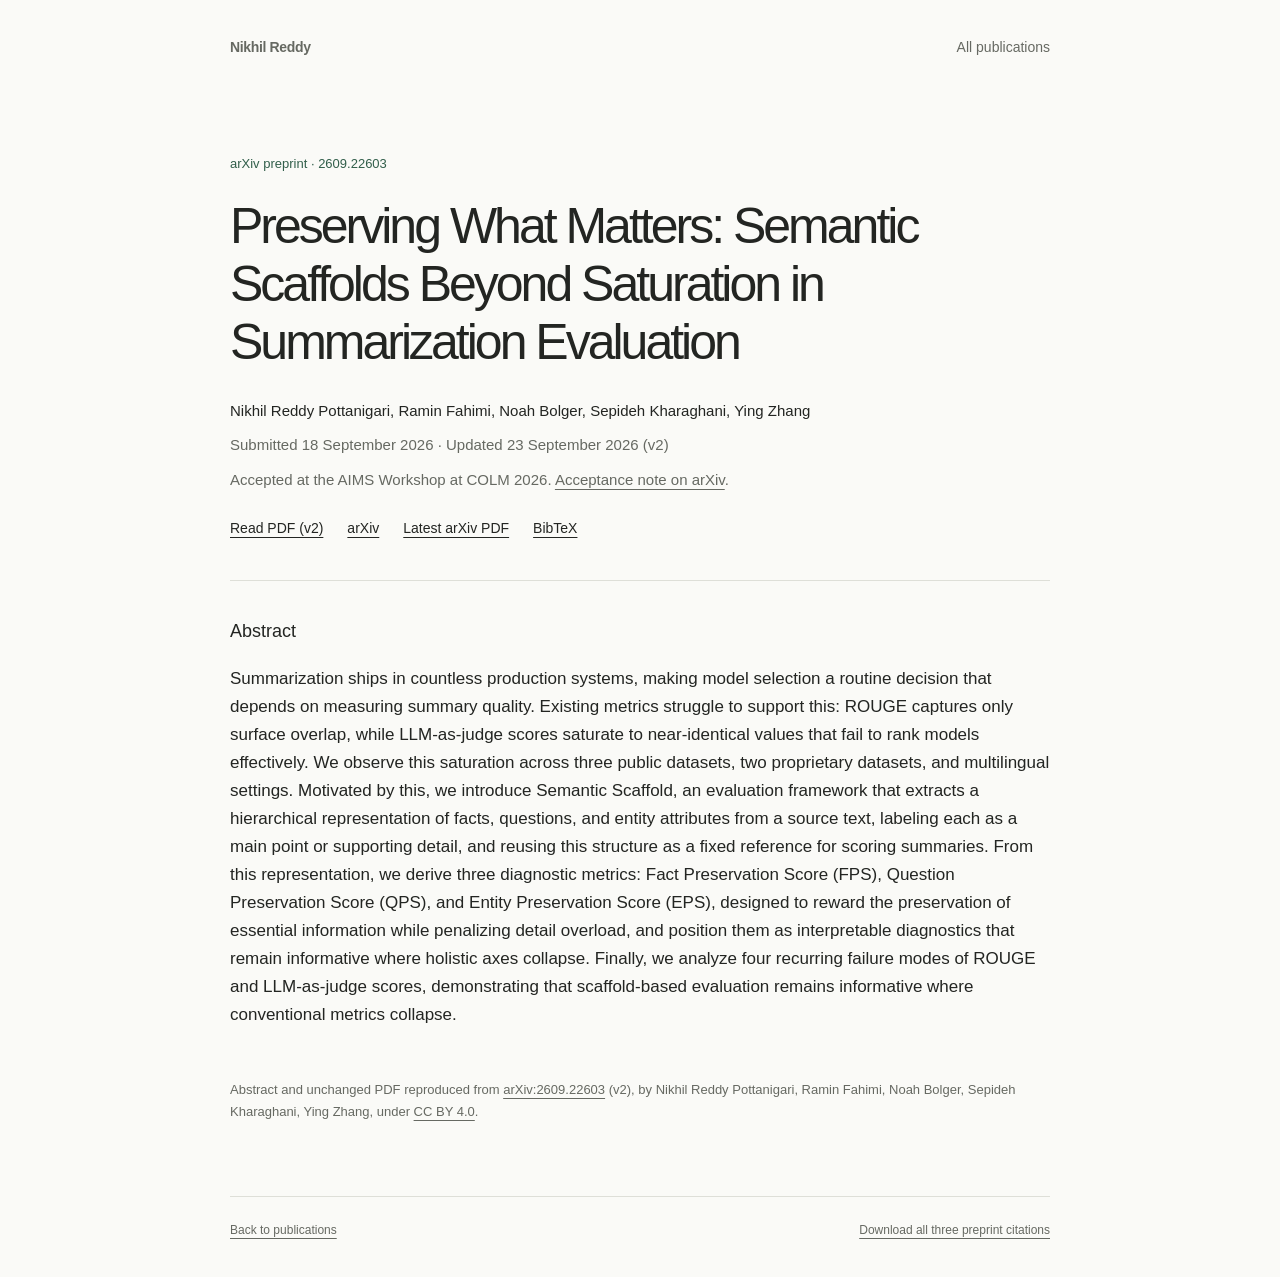
<file: publications/2609.22603/index.html>
<!DOCTYPE html>
<html lang="en">
<head>
  <meta charset="UTF-8">
  <meta name="viewport" content="width=device-width, initial-scale=1">
  <title>Preserving What Matters: Semantic Scaffolds Beyond Saturation in Summarization Evaluation | Nikhil Reddy Pottanigari</title>
  <meta name="description" content="Evaluating summary quality through preservation of facts, questions, and entity attributes when conventional scores saturate.">
  <link rel="canonical" href="https://nikhilreddy3888.github.io/publications/2609.22603/">
  <meta property="og:type" content="article">
  <meta property="og:title" content="Preserving What Matters: Semantic Scaffolds Beyond Saturation in Summarization Evaluation">
  <meta property="og:description" content="Evaluating summary quality through preservation of facts, questions, and entity attributes when conventional scores saturate.">
  <meta property="og:url" content="https://nikhilreddy3888.github.io/publications/2609.22603/">
  <meta name="citation_title" content="Preserving What Matters: Semantic Scaffolds Beyond Saturation in Summarization Evaluation">
  <meta name="citation_author" content="Pottanigari, Nikhil Reddy">
  <meta name="citation_author" content="Fahimi, Ramin">
  <meta name="citation_author" content="Bolger, Noah">
  <meta name="citation_author" content="Kharaghani, Sepideh">
  <meta name="citation_author" content="Zhang, Ying">
  <meta name="citation_publication_date" content="2026/09/18">
  <meta name="citation_online_date" content="2026/09/23">
  <meta name="citation_technical_report_institution" content="arXiv">
  <meta name="citation_technical_report_number" content="arXiv:2609.22603">
  <meta name="citation_arxiv_id" content="2609.22603">
  <meta name="citation_abstract_html_url" content="https://nikhilreddy3888.github.io/publications/2609.22603/">
  <meta name="citation_pdf_url" content="https://nikhilreddy3888.github.io/publications/2609.22603/paper.pdf">
  <link rel="icon" type="image/svg+xml" href="/favicon-n.svg">
  <link href="/styles/main.css" rel="stylesheet">
</head>
<body class="paper-page">
  <a class="skip-link" href="#main-content">Skip to content</a>
  <div class="site-shell">
    <header class="site-header">
      <nav class="nav" aria-label="Primary">
        <a class="brand" href="/" aria-label="Nikhil Reddy Pottanigari home">
          <span class="brand-copy">Nikhil Reddy</span>
        </a>
        <a class="nav-link" href="/publications/">All publications</a>
      </nav>
    </header>
    <main class="section paper-content" id="main-content">
      <article>
        <header class="paper-heading">
          <p class="eyebrow">arXiv preprint &middot; 2609.22603</p>
          <h1>Preserving What Matters: Semantic Scaffolds Beyond Saturation in Summarization Evaluation</h1>
          <p class="paper-authors">Nikhil Reddy Pottanigari, Ramin Fahimi, Noah Bolger, Sepideh Kharaghani, Ying Zhang</p>
          <p class="paper-meta">Submitted <time datetime="2026-09-18">18 September 2026</time> &middot; Updated <time datetime="2026-09-23">23 September 2026</time> (v2)</p>
          <p class="paper-note">Accepted at the AIMS Workshop at COLM 2026. <a href="https://arxiv.org/abs/2609.22603">Acceptance note on arXiv</a>.</p>
          <div class="publication-links" aria-label="Paper resources">
            <a href="paper.pdf">Read PDF (v2)</a>
            <a href="https://arxiv.org/abs/2609.22603">arXiv</a>
            <a href="https://arxiv.org/pdf/2609.22603">Latest arXiv PDF</a>
            <a href="citation.bib" download>BibTeX</a>
          </div>
        </header>
        <section class="paper-abstract" aria-labelledby="abstract-heading">
          <h2 id="abstract-heading">Abstract</h2>
          <p>Summarization ships in countless production systems, making model selection a routine decision that depends on measuring summary quality. Existing metrics struggle to support this: ROUGE captures only surface overlap, while LLM-as-judge scores saturate to near-identical values that fail to rank models effectively. We observe this saturation across three public datasets, two proprietary datasets, and multilingual settings. Motivated by this, we introduce Semantic Scaffold, an evaluation framework that extracts a hierarchical representation of facts, questions, and entity attributes from a source text, labeling each as a main point or supporting detail, and reusing this structure as a fixed reference for scoring summaries. From this representation, we derive three diagnostic metrics: Fact Preservation Score (FPS), Question Preservation Score (QPS), and Entity Preservation Score (EPS), designed to reward the preservation of essential information while penalizing detail overload, and position them as interpretable diagnostics that remain informative where holistic axes collapse. Finally, we analyze four recurring failure modes of ROUGE and LLM-as-judge scores, demonstrating that scaffold-based evaluation remains informative where conventional metrics collapse.</p>
        </section>
        <p class="paper-license">Abstract and unchanged PDF reproduced from <a href="https://arxiv.org/abs/2609.22603">arXiv:2609.22603</a> (v2), by Nikhil Reddy Pottanigari, Ramin Fahimi, Noah Bolger, Sepideh Kharaghani, Ying Zhang, under <a href="https://creativecommons.org/licenses/by/4.0/" rel="license">CC BY 4.0</a>.</p>
      </article>
    </main>
    <footer class="site-footer">
      <a href="/#publications">Back to publications</a>
      <a href="/publications/publications.bib" download>Download all three preprint citations</a>
    </footer>
  </div>
</body>
</html>
</file>
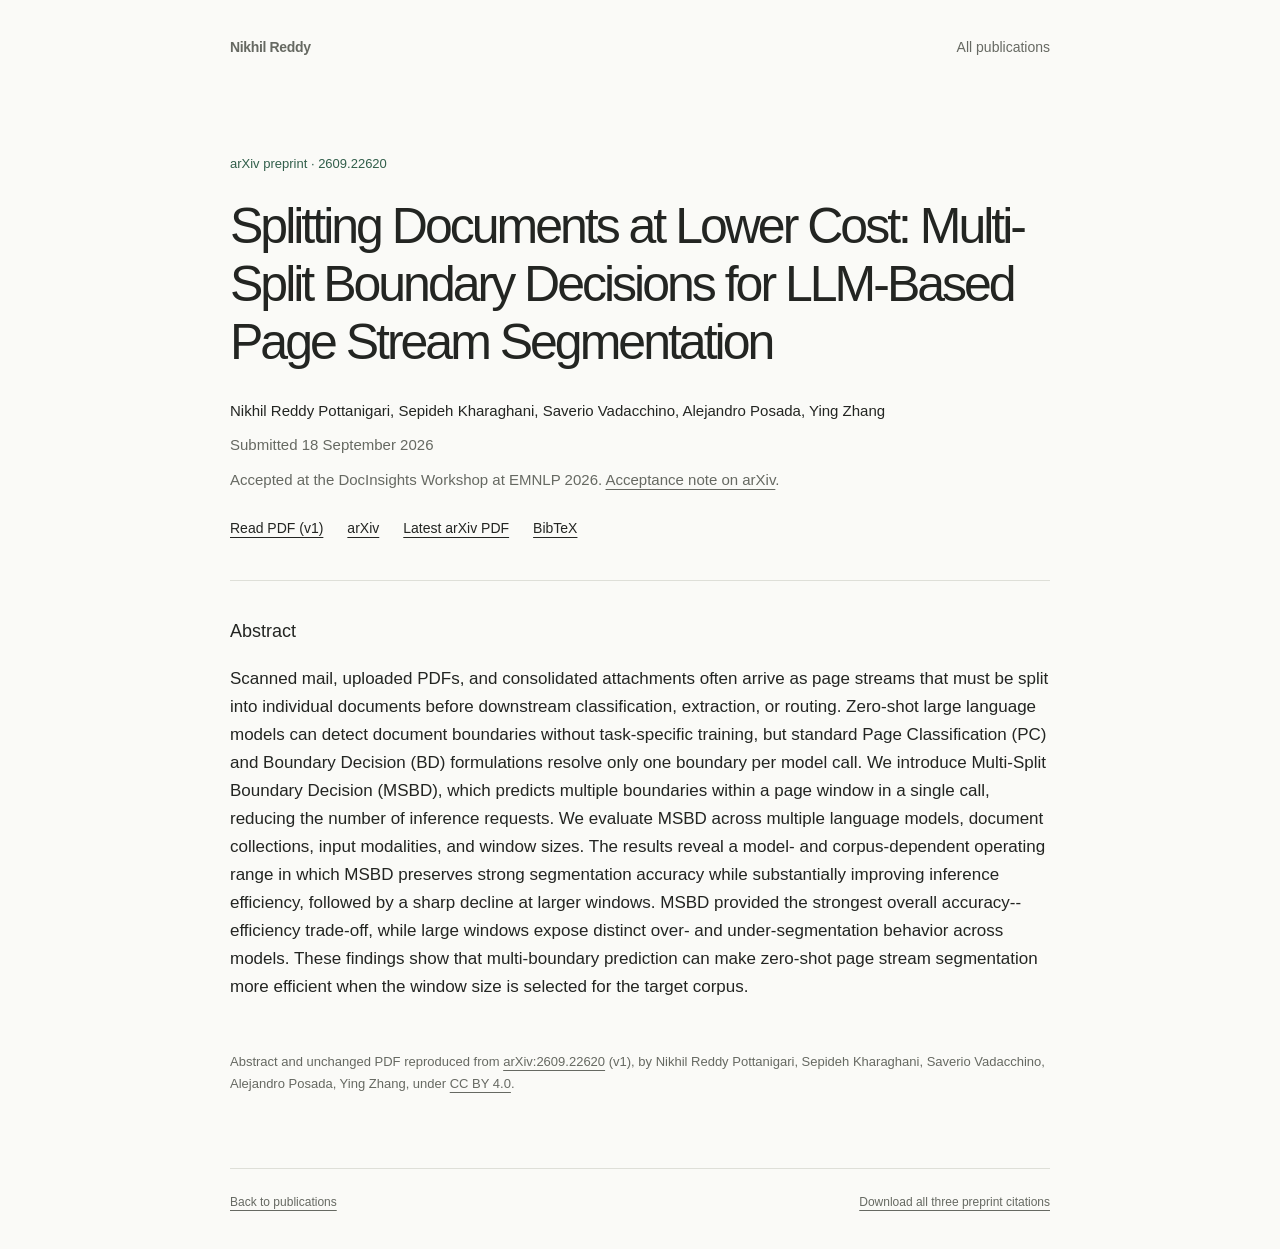
<file: publications/2609.22620/index.html>
<!DOCTYPE html>
<html lang="en">
<head>
  <meta charset="UTF-8">
  <meta name="viewport" content="width=device-width, initial-scale=1">
  <title>Splitting Documents at Lower Cost: Multi-Split Boundary Decisions for LLM-Based Page Stream Segmentation | Nikhil Reddy Pottanigari</title>
  <meta name="description" content="Predicting multiple document boundaries in one model call to improve the accuracy–efficiency trade-off in page stream segmentation.">
  <link rel="canonical" href="https://nikhilreddy3888.github.io/publications/2609.22620/">
  <meta property="og:type" content="article">
  <meta property="og:title" content="Splitting Documents at Lower Cost: Multi-Split Boundary Decisions for LLM-Based Page Stream Segmentation">
  <meta property="og:description" content="Predicting multiple document boundaries in one model call to improve the accuracy–efficiency trade-off in page stream segmentation.">
  <meta property="og:url" content="https://nikhilreddy3888.github.io/publications/2609.22620/">
  <meta name="citation_title" content="Splitting Documents at Lower Cost: Multi-Split Boundary Decisions for LLM-Based Page Stream Segmentation">
  <meta name="citation_author" content="Pottanigari, Nikhil Reddy">
  <meta name="citation_author" content="Kharaghani, Sepideh">
  <meta name="citation_author" content="Vadacchino, Saverio">
  <meta name="citation_author" content="Posada, Alejandro">
  <meta name="citation_author" content="Zhang, Ying">
  <meta name="citation_publication_date" content="2026/09/18">
  <meta name="citation_online_date" content="2026/09/18">
  <meta name="citation_technical_report_institution" content="arXiv">
  <meta name="citation_technical_report_number" content="arXiv:2609.22620">
  <meta name="citation_arxiv_id" content="2609.22620">
  <meta name="citation_abstract_html_url" content="https://nikhilreddy3888.github.io/publications/2609.22620/">
  <meta name="citation_pdf_url" content="https://nikhilreddy3888.github.io/publications/2609.22620/paper.pdf">
  <link rel="icon" type="image/svg+xml" href="/favicon-n.svg">
  <link href="/styles/main.css" rel="stylesheet">
</head>
<body class="paper-page">
  <a class="skip-link" href="#main-content">Skip to content</a>
  <div class="site-shell">
    <header class="site-header">
      <nav class="nav" aria-label="Primary">
        <a class="brand" href="/" aria-label="Nikhil Reddy Pottanigari home">
          <span class="brand-copy">Nikhil Reddy</span>
        </a>
        <a class="nav-link" href="/publications/">All publications</a>
      </nav>
    </header>
    <main class="section paper-content" id="main-content">
      <article>
        <header class="paper-heading">
          <p class="eyebrow">arXiv preprint &middot; 2609.22620</p>
          <h1>Splitting Documents at Lower Cost: Multi-Split Boundary Decisions for LLM-Based Page Stream Segmentation</h1>
          <p class="paper-authors">Nikhil Reddy Pottanigari, Sepideh Kharaghani, Saverio Vadacchino, Alejandro Posada, Ying Zhang</p>
          <p class="paper-meta">Submitted <time datetime="2026-09-18">18 September 2026</time></p>
          <p class="paper-note">Accepted at the DocInsights Workshop at EMNLP 2026. <a href="https://arxiv.org/abs/2609.22620">Acceptance note on arXiv</a>.</p>
          <div class="publication-links" aria-label="Paper resources">
            <a href="paper.pdf">Read PDF (v1)</a>
            <a href="https://arxiv.org/abs/2609.22620">arXiv</a>
            <a href="https://arxiv.org/pdf/2609.22620">Latest arXiv PDF</a>
            <a href="citation.bib" download>BibTeX</a>
          </div>
        </header>
        <section class="paper-abstract" aria-labelledby="abstract-heading">
          <h2 id="abstract-heading">Abstract</h2>
          <p>Scanned mail, uploaded PDFs, and consolidated attachments often arrive as page streams that must be split into individual documents before downstream classification, extraction, or routing. Zero-shot large language models can detect document boundaries without task-specific training, but standard Page Classification (PC) and Boundary Decision (BD) formulations resolve only one boundary per model call. We introduce Multi-Split Boundary Decision (MSBD), which predicts multiple boundaries within a page window in a single call, reducing the number of inference requests. We evaluate MSBD across multiple language models, document collections, input modalities, and window sizes. The results reveal a model- and corpus-dependent operating range in which MSBD preserves strong segmentation accuracy while substantially improving inference efficiency, followed by a sharp decline at larger windows. MSBD provided the strongest overall accuracy--efficiency trade-off, while large windows expose distinct over- and under-segmentation behavior across models. These findings show that multi-boundary prediction can make zero-shot page stream segmentation more efficient when the window size is selected for the target corpus.</p>
        </section>
        <p class="paper-license">Abstract and unchanged PDF reproduced from <a href="https://arxiv.org/abs/2609.22620">arXiv:2609.22620</a> (v1), by Nikhil Reddy Pottanigari, Sepideh Kharaghani, Saverio Vadacchino, Alejandro Posada, Ying Zhang, under <a href="https://creativecommons.org/licenses/by/4.0/" rel="license">CC BY 4.0</a>.</p>
      </article>
    </main>
    <footer class="site-footer">
      <a href="/#publications">Back to publications</a>
      <a href="/publications/publications.bib" download>Download all three preprint citations</a>
    </footer>
  </div>
</body>
</html>
</file>
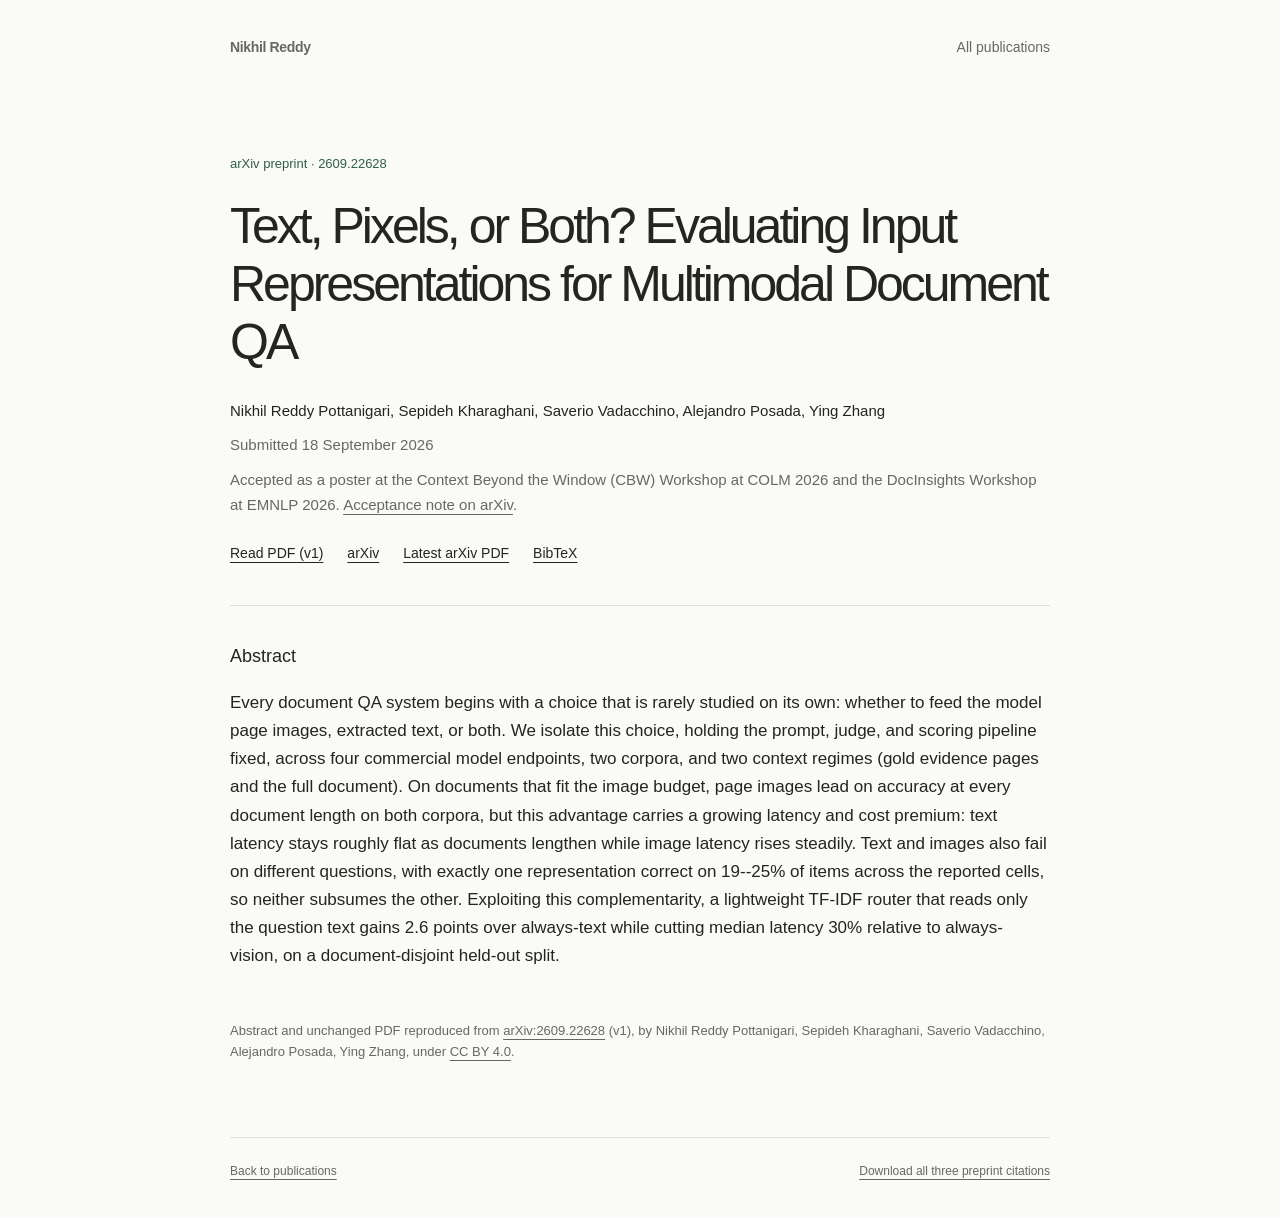
<file: publications/2609.22628/index.html>
<!DOCTYPE html>
<html lang="en">
<head>
  <meta charset="UTF-8">
  <meta name="viewport" content="width=device-width, initial-scale=1">
  <title>Text, Pixels, or Both? Evaluating Input Representations for Multimodal Document QA | Nikhil Reddy Pottanigari</title>
  <meta name="description" content="Comparing text, page images, and combined inputs for document QA, including their accuracy, latency, and cost trade-offs.">
  <link rel="canonical" href="https://nikhilreddy3888.github.io/publications/2609.22628/">
  <meta property="og:type" content="article">
  <meta property="og:title" content="Text, Pixels, or Both? Evaluating Input Representations for Multimodal Document QA">
  <meta property="og:description" content="Comparing text, page images, and combined inputs for document QA, including their accuracy, latency, and cost trade-offs.">
  <meta property="og:url" content="https://nikhilreddy3888.github.io/publications/2609.22628/">
  <meta name="citation_title" content="Text, Pixels, or Both? Evaluating Input Representations for Multimodal Document QA">
  <meta name="citation_author" content="Pottanigari, Nikhil Reddy">
  <meta name="citation_author" content="Kharaghani, Sepideh">
  <meta name="citation_author" content="Vadacchino, Saverio">
  <meta name="citation_author" content="Posada, Alejandro">
  <meta name="citation_author" content="Zhang, Ying">
  <meta name="citation_publication_date" content="2026/09/18">
  <meta name="citation_online_date" content="2026/09/18">
  <meta name="citation_technical_report_institution" content="arXiv">
  <meta name="citation_technical_report_number" content="arXiv:2609.22628">
  <meta name="citation_arxiv_id" content="2609.22628">
  <meta name="citation_abstract_html_url" content="https://nikhilreddy3888.github.io/publications/2609.22628/">
  <meta name="citation_pdf_url" content="https://nikhilreddy3888.github.io/publications/2609.22628/paper.pdf">
  <link rel="icon" type="image/svg+xml" href="/favicon-n.svg">
  <link href="/styles/main.css" rel="stylesheet">
</head>
<body class="paper-page">
  <a class="skip-link" href="#main-content">Skip to content</a>
  <div class="site-shell">
    <header class="site-header">
      <nav class="nav" aria-label="Primary">
        <a class="brand" href="/" aria-label="Nikhil Reddy Pottanigari home">
          <span class="brand-copy">Nikhil Reddy</span>
        </a>
        <a class="nav-link" href="/publications/">All publications</a>
      </nav>
    </header>
    <main class="section paper-content" id="main-content">
      <article>
        <header class="paper-heading">
          <p class="eyebrow">arXiv preprint &middot; 2609.22628</p>
          <h1>Text, Pixels, or Both? Evaluating Input Representations for Multimodal Document QA</h1>
          <p class="paper-authors">Nikhil Reddy Pottanigari, Sepideh Kharaghani, Saverio Vadacchino, Alejandro Posada, Ying Zhang</p>
          <p class="paper-meta">Submitted <time datetime="2026-09-18">18 September 2026</time></p>
          <p class="paper-note">Accepted as a poster at the Context Beyond the Window (CBW) Workshop at COLM 2026 and the DocInsights Workshop at EMNLP 2026. <a href="https://arxiv.org/abs/2609.22628">Acceptance note on arXiv</a>.</p>
          <div class="publication-links" aria-label="Paper resources">
            <a href="paper.pdf">Read PDF (v1)</a>
            <a href="https://arxiv.org/abs/2609.22628">arXiv</a>
            <a href="https://arxiv.org/pdf/2609.22628">Latest arXiv PDF</a>
            <a href="citation.bib" download>BibTeX</a>
          </div>
        </header>
        <section class="paper-abstract" aria-labelledby="abstract-heading">
          <h2 id="abstract-heading">Abstract</h2>
          <p>Every document QA system begins with a choice that is rarely studied on its own: whether to feed the model page images, extracted text, or both. We isolate this choice, holding the prompt, judge, and scoring pipeline fixed, across four commercial model endpoints, two corpora, and two context regimes (gold evidence pages and the full document). On documents that fit the image budget, page images lead on accuracy at every document length on both corpora, but this advantage carries a growing latency and cost premium: text latency stays roughly flat as documents lengthen while image latency rises steadily. Text and images also fail on different questions, with exactly one representation correct on 19--25% of items across the reported cells, so neither subsumes the other. Exploiting this complementarity, a lightweight TF-IDF router that reads only the question text gains 2.6 points over always-text while cutting median latency 30% relative to always-vision, on a document-disjoint held-out split.</p>
        </section>
        <p class="paper-license">Abstract and unchanged PDF reproduced from <a href="https://arxiv.org/abs/2609.22628">arXiv:2609.22628</a> (v1), by Nikhil Reddy Pottanigari, Sepideh Kharaghani, Saverio Vadacchino, Alejandro Posada, Ying Zhang, under <a href="https://creativecommons.org/licenses/by/4.0/" rel="license">CC BY 4.0</a>.</p>
      </article>
    </main>
    <footer class="site-footer">
      <a href="/#publications">Back to publications</a>
      <a href="/publications/publications.bib" download>Download all three preprint citations</a>
    </footer>
  </div>
</body>
</html>
</file>
<file: styles/main.css>
:root { color-scheme: light; --ink: #232522; --muted: #666962; --line: #dedfd8; --accent: #315e4a; }
* { box-sizing: border-box; }
html { scroll-padding-top: 24px; }
body { margin: 0; background: #fafaf7; color: var(--ink); font-family: -apple-system, BlinkMacSystemFont, "Segoe UI", sans-serif; font-size: 16px; line-height: 1.65; -webkit-font-smoothing: antialiased; }
a { color: inherit; text-decoration-thickness: 1px; text-underline-offset: 4px; transition: color 150ms ease; }
a:hover { color: var(--accent); }
a:focus-visible { outline: 2px solid var(--accent); outline-offset: 5px; border-radius: 2px; }
.site-header, main, footer, .site-footer { width: min(820px, calc(100% - 64px)); margin-inline: auto; }
.site-header { display: flex; align-items: center; justify-content: space-between; gap: 24px; padding-block: 36px; }
.brand { font-weight: 600; text-decoration: none; letter-spacing: -.025em; }
nav, .links { display: flex; flex-wrap: wrap; gap: 12px 24px; }
nav { font-size: 14px; }
nav a { text-decoration: none; color: var(--muted); }
nav a[aria-current] { color: var(--ink); text-decoration: underline; }
.intro { padding-block: 66px 72px; max-width: 650px; }
.eyebrow { font-size: 13px; color: var(--accent); margin: 0 0 22px; }
h1 { font-size: clamp(42px, 6.4vw, 68px); line-height: 1.08; letter-spacing: -.06em; font-weight: 500; margin: 0 0 28px; }
h1 span { color: var(--muted); }
p { margin: 0 0 16px; }
.summary { font-size: 21px; line-height: 1.55; max-width: 550px; letter-spacing: -.02em; }
.muted, .row-heading span { color: var(--muted); }
.intro .links { margin-top: 26px; font-size: 14px; }
section { display: grid; grid-template-columns: 150px minmax(0, 1fr); gap: 28px; border-top: 1px solid var(--line); padding-block: 32px 40px; }
h2 { font-size: 13px; font-weight: 500; margin: 4px 0 0; color: var(--muted); }
h3 { font-size: 17px; line-height: 1.5; font-weight: 600; letter-spacing: -.02em; margin: 0 0 8px; }
h3 a { text-decoration: none; }
h3 a:hover { text-decoration: underline; }
article + article { margin-top: 30px; }
article p { color: var(--muted); font-size: 15px; margin-bottom: 10px; }
article .links { font-size: 13px; gap: 18px; }
.row-heading { display: flex; justify-content: space-between; gap: 20px; }
.row-heading span, .archive-list span { font-size: 13px; }
.more { margin: 28px 0 0; font-size: 14px; }
footer, .site-footer { border-top: 1px solid var(--line); padding-block: 24px 36px; display: flex; justify-content: space-between; gap: 24px; color: var(--muted); font-size: 12px; }
.skip-link { position: absolute; left: 16px; top: -100px; padding: 10px 16px; background: var(--ink); color: white; }
.skip-link:focus { top: 16px; }
/* Paper pages share the same typography and retain citation metadata. */
.paper-page .site-header { padding-block: 36px; }
.paper-page .nav { width: 100%; display: flex; justify-content: space-between; }
.paper-content { padding-block: 58px 64px; }
.paper-heading h1 { font-size: clamp(34px, 5vw, 50px); line-height: 1.16; }
.paper-authors { margin-top: 24px; color: var(--ink); }
.paper-meta, .paper-note, .paper-license { color: var(--muted); }
.publication-links { display: flex; gap: 12px 24px; flex-wrap: wrap; margin-top: 24px; font-size: 14px; }
.paper-abstract { display: block; margin-top: 40px; }
.paper-abstract h2 { font-size: 18px; color: var(--ink); margin-bottom: 18px; }
.paper-abstract p { font-size: 17px; color: var(--ink); }
.paper-license { font-size: 13px; }
@media (max-width: 600px) {
  .site-header, main, footer, .site-footer { width: calc(100% - 40px); }
  .site-header { padding-block: 24px; gap: 16px; align-items: flex-start; }
  nav { gap: 14px; font-size: 13px; }
  .brand { font-size: 14px; white-space: nowrap; }
  .intro { padding-block: 44px 48px; }
  .summary { font-size: 19px; }
  section { grid-template-columns: 1fr; gap: 20px; padding-block: 26px 32px; }
  .row-heading { flex-direction: column; gap: 0; margin-bottom: 8px; }
  .row-heading h3 { margin-bottom: 2px; }
  footer, .site-footer { flex-wrap: wrap; gap: 8px 20px; }
  .paper-content { padding-block: 36px; }
}
@media (prefers-reduced-motion: reduce) { a { transition: none; } }
</file>
